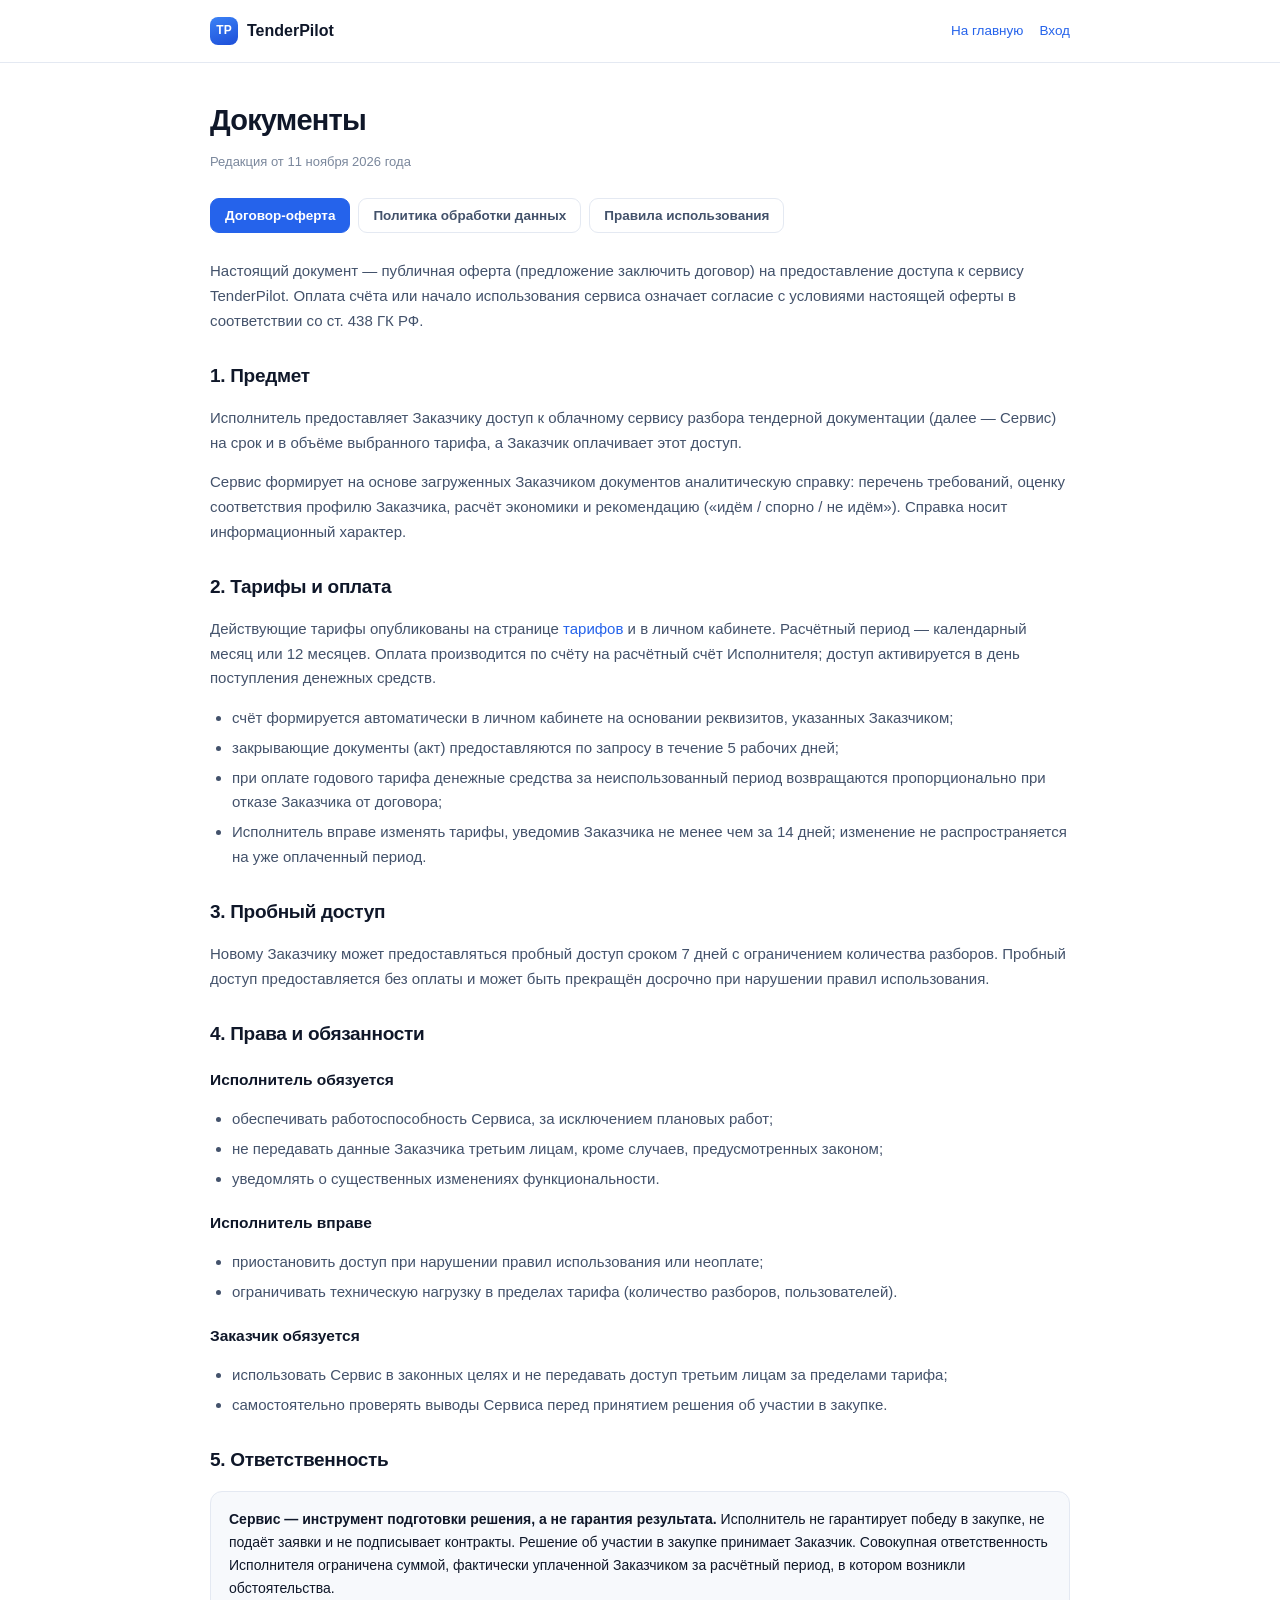
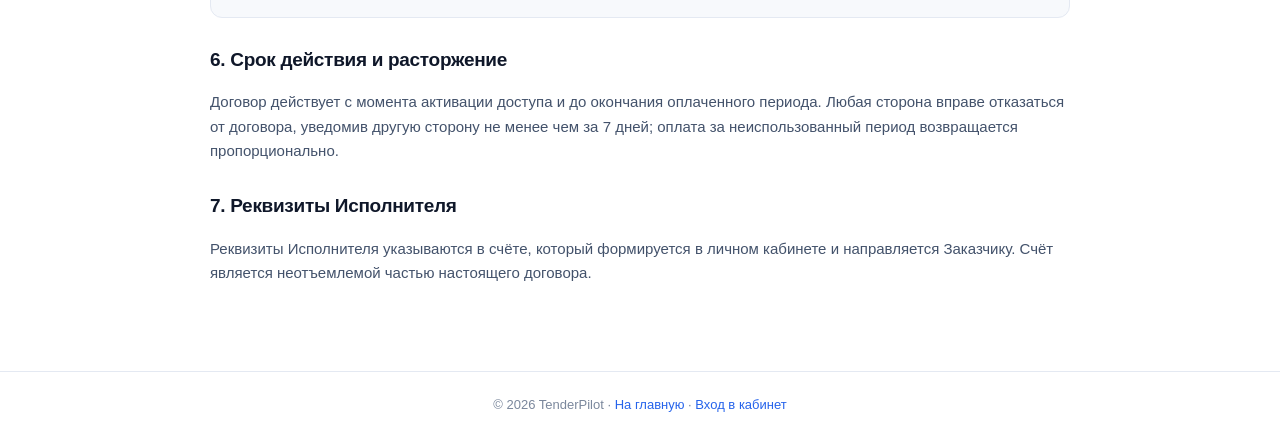
<file: web/legal.html>
<!DOCTYPE html>
<html lang="ru">
<head>
<meta charset="utf-8">
<meta name="viewport" content="width=device-width, initial-scale=1">
<title>TenderPilot — документы: оферта, политика обработки данных</title>
<meta name="description" content="Условия использования TenderPilot: договор-оферта на подписку, порядок оплаты по счёту, политика обработки персональных данных.">
<meta name="robots" content="index,follow">
<style>
  :root{--ink:#0f1729;--ink2:#43526b;--ink3:#7a879c;--line:#e4e9f2;--brand:#2563eb;--bg:#f7f9fc}
  *{box-sizing:border-box}
  body{margin:0;font-family:-apple-system,BlinkMacSystemFont,"Segoe UI",Roboto,Arial,sans-serif;color:var(--ink);
       background:#fff;-webkit-font-smoothing:antialiased;font-size:15px;line-height:1.65}
  a{color:var(--brand);text-decoration:none}
  a:hover{text-decoration:underline}
  header{position:sticky;top:0;background:rgba(255,255,255,.94);border-bottom:1px solid var(--line);backdrop-filter:blur(10px);z-index:10}
  .nav{max-width:900px;margin:0 auto;padding:0 20px;height:62px;display:flex;align-items:center;gap:20px}
  .logo{display:flex;align-items:center;gap:9px;font-weight:800;color:var(--ink);font-size:16px}
  .mark{width:28px;height:28px;border-radius:8px;background:linear-gradient(160deg,#3b82f6,#1d4ed8);color:#fff;
        display:grid;place-items:center;font-size:12px;font-weight:800}
  .nav .sp{margin-left:auto;display:flex;gap:16px;font-size:13.5px;color:var(--ink2)}
  main{max-width:900px;margin:0 auto;padding:34px 20px 70px}
  h1{font-size:29px;letter-spacing:-.8px;margin:0 0 6px}
  .upd{font-size:13px;color:var(--ink3);margin-bottom:26px}
  .tabs{display:flex;gap:8px;flex-wrap:wrap;margin-bottom:26px}
  .tab{padding:9px 14px;border:1px solid var(--line);border-radius:9px;font-size:13.5px;font-weight:600;
       color:var(--ink2);cursor:pointer;background:#fff}
  .tab.on{background:var(--brand);border-color:var(--brand);color:#fff}
  section{display:none}
  section.on{display:block}
  h2{font-size:19px;margin:26px 0 8px;letter-spacing:-.3px}
  h3{font-size:15.5px;margin:18px 0 6px}
  p,li{color:var(--ink2)}
  ul,ol{padding-left:22px}
  li{margin-bottom:5px}
  .box{background:var(--bg);border:1px solid var(--line);border-radius:12px;padding:16px 18px;margin:16px 0;font-size:14px}
  .box b{color:var(--ink)}
  table{width:100%;border-collapse:collapse;font-size:14px;margin:14px 0}
  th,td{border-bottom:1px solid var(--line);padding:9px 10px;text-align:left}
  th{color:var(--ink2);font-size:13px;background:var(--bg)}
  footer{border-top:1px solid var(--line);padding:22px 20px;color:var(--ink3);font-size:13px;text-align:center}
</style>
</head>
<body>
<header>
  <div class="nav">
    <a class="logo" href="/"><span class="mark">TP</span> TenderPilot</a>
    <div class="sp"><a href="/">На главную</a><a href="/app">Вход</a></div>
  </div>
</header>

<main>
  <h1>Документы</h1>
  <div class="upd">Редакция от 11 ноября 2026 года</div>

  <div class="tabs">
    <button class="tab on" data-tab="offer">Договор-оферта</button>
    <button class="tab" data-tab="privacy">Политика обработки данных</button>
    <button class="tab" data-tab="terms">Правила использования</button>
  </div>

  <section id="offer" class="on">
    <p>Настоящий документ — публичная оферта (предложение заключить договор) на предоставление доступа
      к сервису TenderPilot. Оплата счёта или начало использования сервиса означает согласие с условиями
      настоящей оферты в соответствии со ст. 438 ГК РФ.</p>

    <h2>1. Предмет</h2>
    <p>Исполнитель предоставляет Заказчику доступ к облачному сервису разбора тендерной документации
      (далее — Сервис) на срок и в объёме выбранного тарифа, а Заказчик оплачивает этот доступ.</p>
    <p>Сервис формирует на основе загруженных Заказчиком документов аналитическую справку: перечень
      требований, оценку соответствия профилю Заказчика, расчёт экономики и рекомендацию
      («идём / спорно / не идём»). Справка носит информационный характер.</p>

    <h2>2. Тарифы и оплата</h2>
    <p>Действующие тарифы опубликованы на странице <a href="/#pricing">тарифов</a> и в личном кабинете.
      Расчётный период — календарный месяц или 12 месяцев. Оплата производится по счёту на расчётный
      счёт Исполнителя; доступ активируется в день поступления денежных средств.</p>
    <ul>
      <li>счёт формируется автоматически в личном кабинете на основании реквизитов, указанных Заказчиком;</li>
      <li>закрывающие документы (акт) предоставляются по запросу в течение 5 рабочих дней;</li>
      <li>при оплате годового тарифа денежные средства за неиспользованный период возвращаются
        пропорционально при отказе Заказчика от договора;</li>
      <li>Исполнитель вправе изменять тарифы, уведомив Заказчика не менее чем за 14 дней; изменение
        не распространяется на уже оплаченный период.</li>
    </ul>

    <h2>3. Пробный доступ</h2>
    <p>Новому Заказчику может предоставляться пробный доступ сроком 7 дней с ограничением количества
      разборов. Пробный доступ предоставляется без оплаты и может быть прекращён досрочно при нарушении
      правил использования.</p>

    <h2>4. Права и обязанности</h2>
    <h3>Исполнитель обязуется</h3>
    <ul>
      <li>обеспечивать работоспособность Сервиса, за исключением плановых работ;</li>
      <li>не передавать данные Заказчика третьим лицам, кроме случаев, предусмотренных законом;</li>
      <li>уведомлять о существенных изменениях функциональности.</li>
    </ul>
    <h3>Исполнитель вправе</h3>
    <ul>
      <li>приостановить доступ при нарушении правил использования или неоплате;</li>
      <li>ограничивать техническую нагрузку в пределах тарифа (количество разборов, пользователей).</li>
    </ul>
    <h3>Заказчик обязуется</h3>
    <ul>
      <li>использовать Сервис в законных целях и не передавать доступ третьим лицам за пределами тарифа;</li>
      <li>самостоятельно проверять выводы Сервиса перед принятием решения об участии в закупке.</li>
    </ul>

    <h2>5. Ответственность</h2>
    <div class="box">
      <b>Сервис — инструмент подготовки решения, а не гарантия результата.</b> Исполнитель не гарантирует
      победу в закупке, не подаёт заявки и не подписывает контракты. Решение об участии в закупке
      принимает Заказчик. Совокупная ответственность Исполнителя ограничена суммой, фактически
      уплаченной Заказчиком за расчётный период, в котором возникли обстоятельства.
    </div>

    <h2>6. Срок действия и расторжение</h2>
    <p>Договор действует с момента активации доступа и до окончания оплаченного периода. Любая сторона
      вправе отказаться от договора, уведомив другую сторону не менее чем за 7 дней; оплата за
      неиспользованный период возвращается пропорционально.</p>

    <h2>7. Реквизиты Исполнителя</h2>
    <p id="requisitesBox">Реквизиты Исполнителя указываются в счёте, который формируется в личном кабинете
      и направляется Заказчику. Счёт является неотъемлемой частью настоящего договора.</p>
  </section>

  <section id="privacy">
    <p>Политика описывает, какие данные обрабатываются при использовании сайта и сервиса TenderPilot,
      и составлена в соответствии с Федеральным законом № 152-ФЗ «О персональных данных».</p>

    <h2>1. Какие данные обрабатываются</h2>
    <table>
      <tr><th>Категория</th><th>Состав</th><th>Зачем</th></tr>
      <tr><td>Контактные данные</td><td>имя, телефон, e-mail, мессенджер, компания</td><td>ответ на заявку, связь по договору</td></tr>
      <tr><td>Учётные данные</td><td>e-mail, пароль (в виде хеша), роль в системе</td><td>доступ к личному кабинету</td></tr>
      <tr><td>Данные о закупках</td><td>профиль организации, номенклатура, сертификаты, загруженные документы ТЗ</td><td>разбор документации, расчёт экономики</td></tr>
      <tr><td>Технические данные</td><td>IP-адрес, время обращения, действия в системе</td><td>безопасность, защита от спама, журнал действий</td></tr>
    </table>

    <h2>2. Правовые основания</h2>
    <p>Обработка осуществляется на основании согласия субъекта (при отправке заявки или регистрации),
      а также для исполнения договора, стороной которого является субъект данных.</p>

    <h2>3. Передача третьим лицам</h2>
    <p>Данные не продаются и не передаются третьим лицам, кроме: (а) поставщика языковой модели,
      выбранного для разбора текста, — в объёме текста документов, необходимых для анализа;
      (б) случаев, прямо предусмотренных законом. Другим клиентам Сервиса данные одного Заказчика
      недоступны.</p>

    <h2>4. Хранение и защита</h2>
    <p>Данные хранятся на серверах, размещённых на территории Российской Федерации либо на сервере
      Заказчика при локальной установке. Доступ сотрудников к данным Заказчика ограничен, действия
      фиксируются в журнале. Пароли хранятся в виде необратимых хешей.</p>

    <h2>5. Сроки</h2>
    <p>Контактные данные по заявке хранятся до отзыва согласия либо 12 месяцев с момента последнего
      обращения. Данные аккаунта — в течение срока действия договора и 12 месяцев после его окончания,
      если иное не требуется законом.</p>

    <h2>6. Права субъекта данных</h2>
    <p>Вы вправе запросить сведения об обработке, потребовать уточнения, блокирования или удаления
      данных, а также отозвать согласие. Для этого напишите на контактный адрес, указанный в счёте или
      на странице <a href="/#cta">связи</a>; запрос рассматривается в течение 10 рабочих дней.</p>

    <h2>7. Файлы cookie</h2>
    <p>Сайт использует только технические cookie, необходимые для работы авторизации. Рекламных
      и аналитических трекеров сторонних сетей на сайте нет.</p>
  </section>

  <section id="terms">
    <h2>1. Что разрешено</h2>
    <ul>
      <li>разбирать документацию закупок для собственных нужд организации в пределах оплаченного тарифа;</li>
      <li>передавать результаты разбора сотрудникам организации и привлекаемым специалистам;</li>
      <li>использовать выгрузки для внутренней отчётности.</li>
    </ul>

    <h2>2. Что запрещено</h2>
    <ul>
      <li>передавать доступ третьим лицам, не указанным в тарифе, и перепродавать доступ;</li>
      <li>автоматически извлекать данные Сервиса для создания конкурирующего продукта;</li>
      <li>загружать документы, на обработку которых у вас нет прав;</li>
      <li>создавать нагрузку, препятствующую работе Сервиса для других пользователей.</li>
    </ul>

    <h2>3. Ограничения ИИ</h2>
    <p>Аналитическая справка формируется языковой моделью и может содержать неточности: пропущенные
      требования, неверно распознанный текст сканов, ошибочную оценку экономики. Перед подачей заявки
      результаты проверяются специалистом Заказчика. Исполнитель не несёт ответственности за решения,
      принятые на основании справки без такой проверки.</p>

    <h2>4. Доступность</h2>
    <p>Целевой уровень доступности — 99% в месяц, не считая плановых работ, о которых Исполнитель
      уведомляет заранее. Плановые работы проводятся в ночное время по московскому времени, когда это
      возможно.</p>

    <h2>5. Изменения правил</h2>
    <p>Правила могут изменяться; актуальная редакция всегда доступна на этой странице. Существенные
      изменения вступают в силу через 14 дней после публикации.</p>
  </section>
</main>

<footer>
  <div>© <span id="yr"></span> TenderPilot · <a href="/">На главную</a> · <a href="/app">Вход в кабинет</a></div>
</footer>

<script>
document.getElementById('yr').textContent = new Date().getFullYear();
const tabs = document.querySelectorAll('.tab');
tabs.forEach((t) => t.addEventListener('click', () => {
  tabs.forEach((x) => x.classList.toggle('on', x === t));
  document.querySelectorAll('main section').forEach((s) => s.classList.toggle('on', s.id === t.dataset.tab));
  history.replaceState(null, '', '#' + t.dataset.tab);
}));
const start = (location.hash || '').replace('#', '');
if (['offer', 'privacy', 'terms'].includes(start)) {
  document.querySelector(`.tab[data-tab="${start}"]`)?.click();
}
</script>
</body>
</html>
</file>
